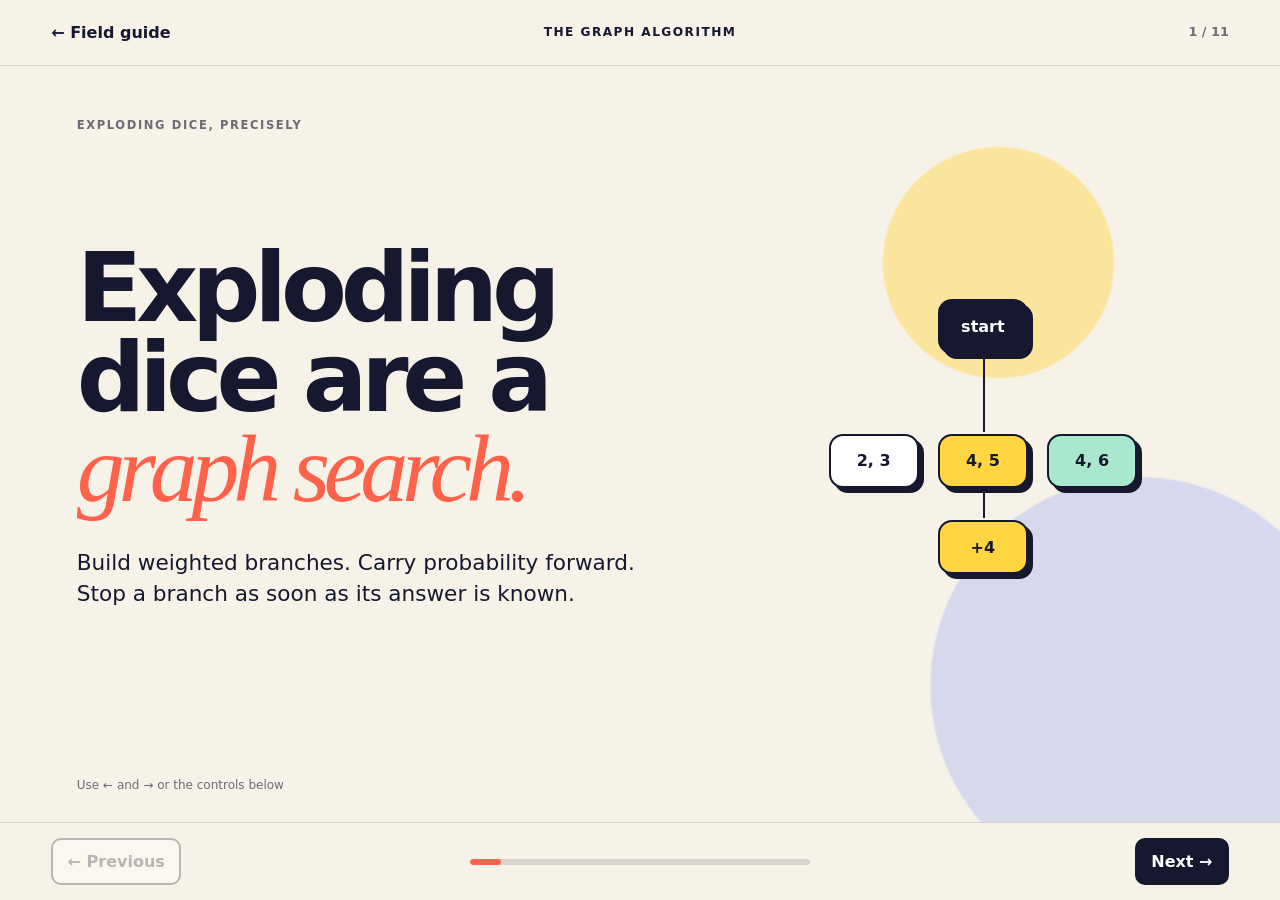
<file: algorithm.html>
<!doctype html>
<html lang="en">
  <head>
    <meta charset="UTF-8" />
    <meta name="viewport" content="width=device-width, initial-scale=1.0" />
    <meta name="description" content="A visual walkthrough of the weighted graph search used to calculate exploding dice sums." />
    <meta name="theme-color" content="#16182f" />
    <title>The Exploding Dice Graph Algorithm</title>
    <link rel="stylesheet" href="algorithm.css" />
    <script src="algorithm.js" defer></script>
  </head>
  <body>
    <header class="deck-topbar">
      <a href="index.html#cheatsheet" class="back-link"><span aria-hidden="true">←</span> Field guide</a>
      <span class="deck-title">The graph algorithm</span>
      <span class="slide-count"><b id="current-slide">1</b> / <span id="total-slides">10</span></span>
    </header>

    <main class="slide-deck" id="slide-deck" aria-live="polite">
      <section class="algo-slide cover-slide is-active" data-slide="1">
        <div class="slide-kicker">Exploding dice, precisely</div>
        <div class="cover-grid">
          <div>
            <h1>Exploding dice are a <em>graph search.</em></h1>
            <p>Build weighted branches. Carry probability forward. Stop a branch as soon as its answer is known.</p>
          </div>
          <div class="cover-tree" aria-hidden="true">
            <div class="mini-node root">start</div>
            <div class="mini-level">
              <div class="mini-node">2, 3</div>
              <div class="mini-node hot">4, 5</div>
              <div class="mini-node success">4, 6</div>
            </div>
            <div class="mini-level lower">
              <div></div>
              <div class="mini-node hot">+4</div>
              <div></div>
            </div>
          </div>
        </div>
        <p class="slide-hint">Use ← and → or the controls below</p>
      </section>

      <section class="algo-slide" data-slide="2">
        <div class="slide-kicker">The unit of work</div>
        <h2>Every node records one <em>result state.</em></h2>
        <div class="state-layout">
          <div class="state-node">
            <span>NODE 27 · EXAMPLE</span>
            <dl>
              <div><dt>dice being rolled</dt><dd>[d4, d6]</dd></div>
              <div><dt>dice results</dt><dd>[3, 6]</dd></div>
              <div><dt>path probability</dt><dd>1/24 × 1/24 = 1/576</dd></div>
              <div><dt>total at this point</dt><dd>19</dd></div>
              <div><dt>beats target 18?</dt><dd>true</dd></div>
              <div><dt>terminating node?</dt><dd>target reached</dd></div>
            </dl>
          </div>
          <div class="state-explanation">
            <p>The node contains everything needed to decide what happens next.</p>
            <ul>
              <li><b>Dice + results</b> define the new branches: only maximum results explode.</li>
              <li><b>Path probability</b> is this roll’s chance multiplied by its parent’s probability.</li>
              <li><b>Total + target test</b> decide whether the branch has already succeeded.</li>
              <li><b>Termination reason</b> is one of: target reached, no explosions, or continue.</li>
            </ul>
          </div>
        </div>
      </section>

      <section class="algo-slide" data-slide="3">
        <div class="slide-kicker">Starting the search · d4 + d6 vs. 10</div>
        <h2>The root activates <em>every die.</em></h2>
        <p class="slide-lede">A synthetic root marks both dice as “exploded,” forcing the first recursive call to roll the full pool.</p>
        <div class="root-graph" aria-label="Representative branches from the first d4 and d6 roll">
          <div class="graph-node root-node"><b>ROOT</b><span>total 0 · p = 1</span><small>active [d4, d6]</small></div>
          <div class="edge-label">24 equally likely combinations · each edge × 1/24</div>
          <div class="child-row">
            <div class="graph-node dead"><b>3 + 5</b><span>total 8 · p = 1/24</span><small>no active dice → failure</small></div>
            <div class="graph-node open"><b>4 + 5</b><span>total 9 · p = 1/24</span><small>d4 active → recurse</small></div>
            <div class="graph-node success"><b>4 + 6</b><span>total 10 · p = 1/24</span><small>target reached → success</small></div>
          </div>
        </div>
        <p class="aside-note">These are 3 representative children. The same rule creates the other 21.</p>
      </section>

      <section class="algo-slide" data-slide="4">
        <div class="slide-kicker">Recursive expansion</div>
        <h2>Only exploding dice create the <em>next frontier.</em></h2>
        <div class="cascade">
          <div class="cascade-step">
            <span>First roll</span>
            <div class="graph-node open"><b>d4: 4 · d6: 1</b><small>total 5 · p = 1/24</small></div>
          </div>
          <div class="cascade-arrow"><b>× 1/4</b><span>reroll d4</span></div>
          <div class="cascade-step branch-step">
            <span>Four children</span>
            <div class="tiny-children">
              <div class="graph-node dead"><b>+1</b><small>6 · stop</small></div>
              <div class="graph-node dead"><b>+2</b><small>7 · stop</small></div>
              <div class="graph-node dead"><b>+3</b><small>8 · stop</small></div>
              <div class="graph-node open"><b>+4</b><small>9 · recurse</small></div>
            </div>
          </div>
          <div class="cascade-arrow"><b>× 1/4</b><span>reroll d4</span></div>
          <div class="cascade-step">
            <span>One child shown</span>
            <div class="graph-node success"><b>+1</b><small>total 10 · p = 1/384</small></div>
          </div>
        </div>
        <p class="aside-note">Branches that did not roll a maximum have no active dice. Their result is final.</p>
      </section>

      <section class="algo-slide probability-slide" data-slide="5">
        <div class="slide-kicker">Weighted edges</div>
        <h2>Child probability equals <em>parent × edge.</em></h2>
        <div class="probability-chain">
          <div><span>root</span><b>1</b></div>
          <i>× 1/24</i>
          <div><span>roll 4 + 1</span><b>1/24</b></div>
          <i>× 1/4</i>
          <div><span>reroll 4</span><b>1/96</b></div>
          <i>× 1/4</i>
          <div class="success-weight"><span>reroll 1 · success</span><b>1/384</b></div>
        </div>
        <p class="big-rule">Every terminal node already contains the probability of its complete history.</p>
      </section>

      <section class="algo-slide population-slide" data-slide="6">
        <div class="slide-kicker">The same search at processor speed</div>
        <div class="population-heading">
          <h2>Now let the whole graph <em>explode.</em></h2>
          <button id="replay-population" type="button">Replay population <span aria-hidden="true">↻</span></button>
        </div>
        <p class="slide-lede">Every flash is a result node. Yellow keeps branching; green and gray terminate immediately.</p>
        <div class="population-layout">
          <div class="population-frame">
            <canvas id="population-canvas" role="img" aria-label="Animated weighted result graph for an exploding d4 plus d6 against target 10"></canvas>
            <div class="population-stats" aria-live="polite">
              <span><i class="open-dot"></i> expanded <b id="open-node-count">0</b></span>
              <span><i class="success-dot"></i> success <b id="success-node-count">0</b></span>
              <span><i class="failure-dot"></i> failure <b id="failure-node-count">0</b></span>
            </div>
          </div>
          <aside class="live-node-card" aria-live="polite">
            <span id="live-node-label">CURRENT NODE</span>
            <dl>
              <div><dt>dice rolled</dt><dd id="live-node-dice">—</dd></div>
              <div><dt>results</dt><dd id="live-node-results">—</dd></div>
              <div><dt>path probability</dt><dd id="live-node-probability">1</dd></div>
              <div><dt>total</dt><dd id="live-node-total">0</dd></div>
              <div><dt>beats target?</dt><dd id="live-node-beats">false</dd></div>
              <div><dt>termination</dt><dd id="live-node-termination">no — continue</dd></div>
            </dl>
          </aside>
        </div>
        <p class="aside-note">d4 + d6 vs. 10 produces 67 visited nodes in this explicit tree.</p>
      </section>

      <section class="algo-slide" data-slide="7">
        <div class="slide-kicker">Pruning</div>
        <h2>Most branches end <em>immediately.</em></h2>
        <div class="terminal-layout">
          <div class="terminal success-terminal">
            <span>SUCCESS TERMINAL</span>
            <b>total ≥ target</b>
            <p>Record this node’s path probability. Do not roll again—even if one of its dice exploded. Positive rerolls cannot undo success.</p>
          </div>
          <div class="terminal failure-terminal">
            <span>FAILURE TERMINAL</span>
            <b>total &lt; target<br />and no active dice</b>
            <p>There is nothing left to roll. This branch can never change, so return immediately.</p>
          </div>
        </div>
        <div class="continue-rule">Recurse only when <b>total &lt; target</b> and <b>at least one die exploded.</b></div>
      </section>

      <section class="algo-slide" data-slide="8">
        <div class="slide-kicker">The data model</div>
        <h2>The graph is a <em>directed result tree.</em></h2>
        <div class="tree-model-layout">
          <div class="tree-diagram" aria-label="A root result state branching to failure, continuing, and success result nodes">
            <ul>
              <li>
                <div class="tree-node root-tree-node"><b>ROOT</b><span>total 0</span></div>
                <ul>
                  <li><div class="tree-node failure-tree-node"><b>3 + 5</b><span>failure leaf</span></div></li>
                  <li>
                    <div class="tree-node continue-tree-node"><b>4 + 5</b><span>continue</span></div>
                    <ul>
                      <li><div class="tree-node failure-tree-node"><b>+1</b><span>failure leaf</span></div></li>
                      <li><div class="tree-node success-tree-node"><b>+4</b><span>success leaf</span></div></li>
                    </ul>
                  </li>
                  <li><div class="tree-node success-tree-node"><b>4 + 6</b><span>success leaf</span></div></li>
                </ul>
              </li>
            </ul>
          </div>
          <dl class="graph-vocabulary">
            <div><dt>Nodes</dt><dd>The complete result state recorded after one roll combination.</dd></div>
            <div><dt>Directed edges</dt><dd>Every possible next combination rolled from the parent node.</dd></div>
            <div><dt>Edge weights</dt><dd>The local chance of that combination; multiplied into the parent’s path probability.</dd></div>
            <div><dt>Leaves</dt><dd>Terminal success or failure nodes with no children to explore.</dd></div>
          </dl>
        </div>
        <p class="aside-note strong">Every node has exactly one parent and one recorded history. No branches are merged.</p>
      </section>

      <section class="algo-slide" data-slide="9">
        <div class="slide-kicker">Efficiency—or the lack of it</div>
        <h2>This is brute force.<br /><em>Tabletop inputs are tiny.</em></h2>
        <div class="performance-grid">
          <div><b>1</b><h3>Enumerate everything reachable</h3><p>There is no shortcut here: the search explicitly visits every roll combination that can still matter.</p></div>
          <div><b>2</b><h3>Scaling gets ugly</h3><p>More dice, larger dice, and higher targets multiply the branch count. At large scale this becomes horrendous.</p></div>
          <div><b>3</b><h3>Pruning rescues real rolls</h3><p>Success stops a subtree, ordinary non-max rolls stop failures, and only exploding dice continue.</p></div>
          <div><b>4</b><h3>The domain stays small</h3><p>Tabletop pools are a handful of d4–d12 dice and targets in the tens—not millions of dice or enormous totals.</p></div>
        </div>
        <p class="complexity-note">It is acceptable because the problem domain is constrained—not because brute force suddenly became efficient.</p>
      </section>

      <section class="algo-slide aggregation-slide" data-slide="10">
        <div class="slide-kicker">Combining the terminal successes</div>
        <h2>Add the weights of the <em>successful leaves.</em></h2>
        <div class="aggregation-steps">
          <div><span>01</span><b>Collect success nodes</b><p>Each “target reached” node carries its complete path probability <code>pᵢ</code>.</p></div>
          <div><span>02</span><b>Keep the cascaded weight</b><p>The child probability already includes every parent edge required to reach that leaf.</p></div>
          <div><span>03</span><b>Recognize separate histories</b><p>One roll follows one path, so different terminal leaves are mutually exclusive results.</p></div>
          <div><span>04</span><b>Add every success leaf</b><p>The combined probability is the sum of all recorded successful path probabilities.</p></div>
        </div>
        <div class="aggregation-formula">
          <span>P(success) = p₁ + p₂ + p₃ + …</span>
          <strong>P(success) = Σ pᵢ = 26.0417%</strong>
        </div>
        <p class="aside-note strong">For exploding d4 + d6 vs. 10, the successful leaf weights add to 25/96.</p>
      </section>

      <section class="algo-slide code-slide" data-slide="11">
        <div class="slide-kicker">The complete idea</div>
        <h2>The algorithm is <em>recursive enumeration with pruning.</em></h2>
        <div class="code-layout">
          <pre><code><span>search(state):</span>
  active = dice_that_exploded(state)
  if active is empty: return

  for rolls in all_combinations(active):
    child.total = state.total + sum(rolls)
    child.p = state.p / combination_count

    if child.total &gt;= target:
      record child.p
    else:
      search(child)

success = sum(recorded_probabilities)</code></pre>
          <div class="code-summary">
            <b>Branch.</b>
            <b>Weight.</b>
            <b>Prune.</b>
            <b>Add the leaves.</b>
            <a href="index.html#odds">Return to the calculator <span aria-hidden="true">→</span></a>
          </div>
        </div>
      </section>
    </main>

    <footer class="deck-controls">
      <button id="previous-slide" type="button" aria-label="Previous slide"><span aria-hidden="true">←</span> Previous</button>
      <div class="progress-track" aria-hidden="true"><i id="progress-bar"></i></div>
      <button id="next-slide" type="button">Next <span aria-hidden="true">→</span></button>
    </footer>
  </body>
</html>
</file>
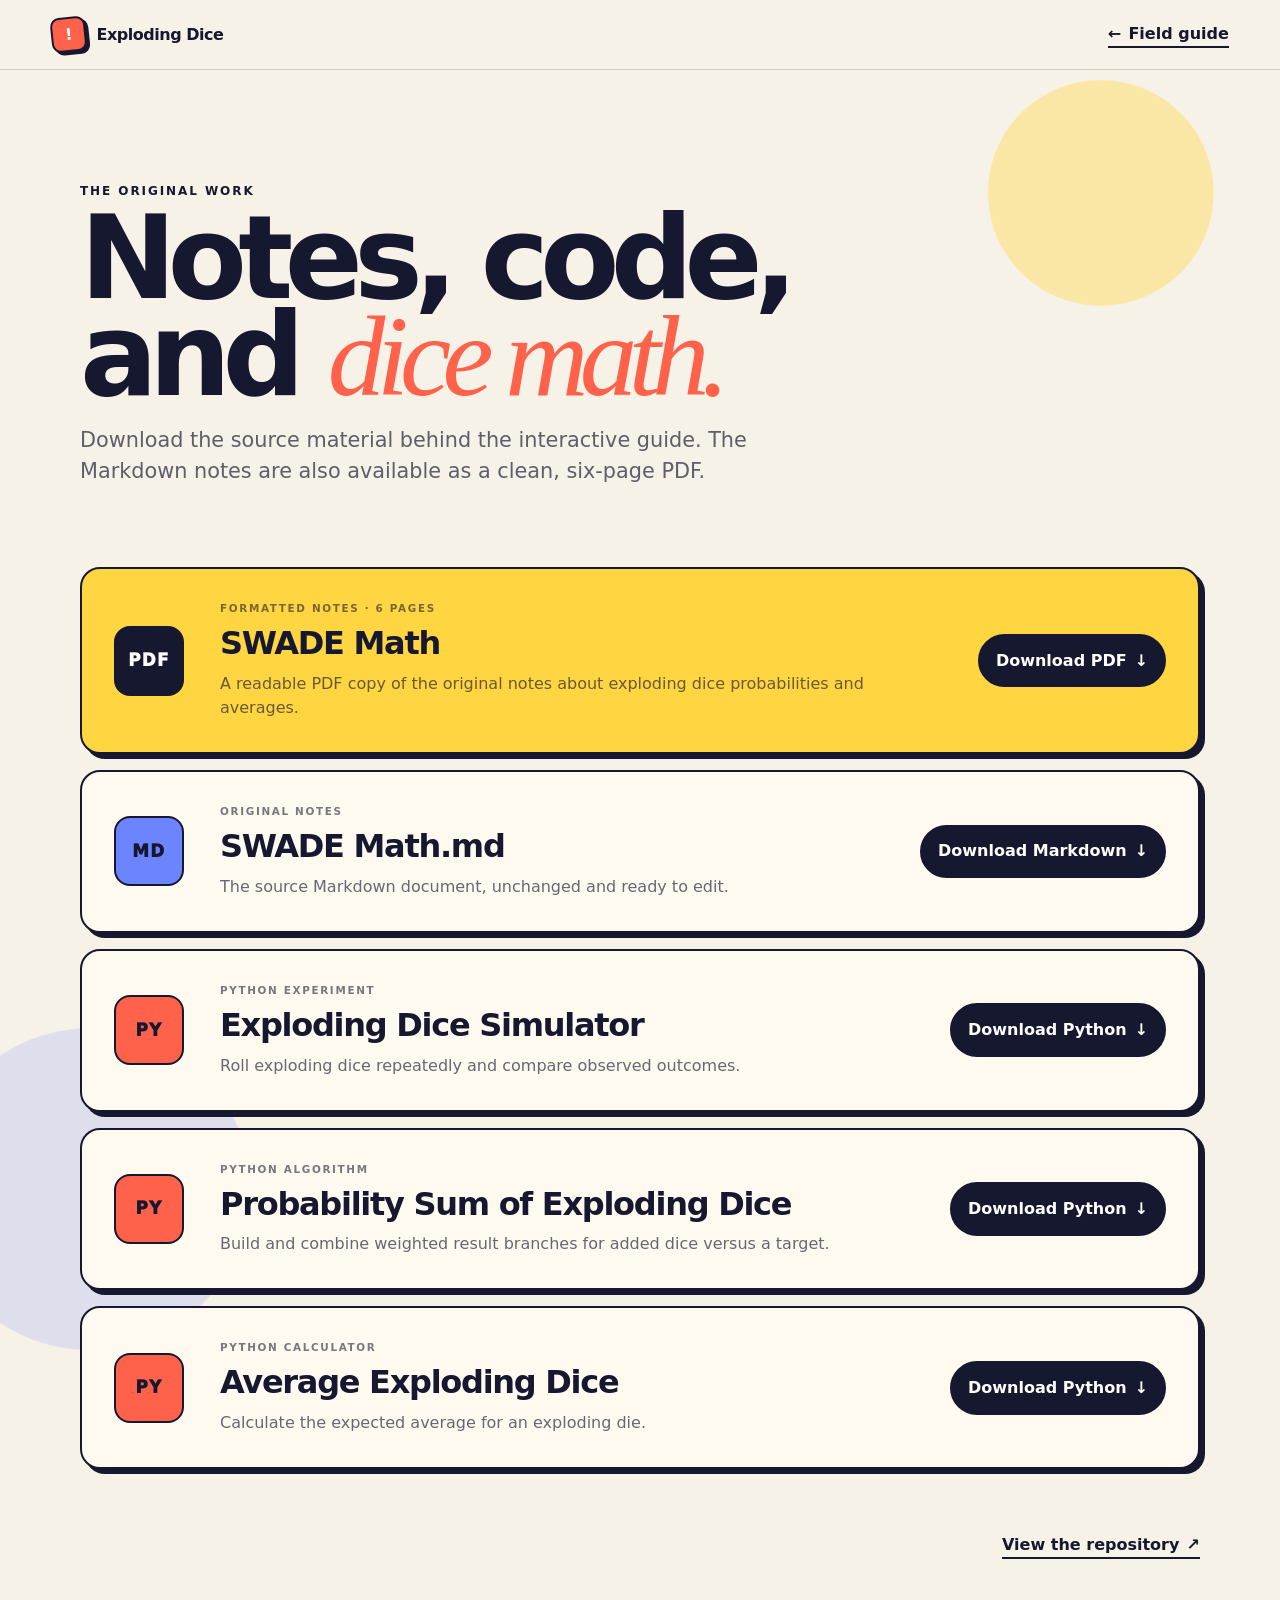
<file: downloads.html>
<!doctype html>
<html lang="en">
  <head>
    <meta charset="UTF-8" />
    <meta name="viewport" content="width=device-width, initial-scale=1.0" />
    <meta
      name="description"
      content="Download the original exploding dice notes and Python experiments."
    />
    <meta name="theme-color" content="#f7f2e8" />
    <title>Downloads — Exploding Dice</title>
    <link rel="stylesheet" href="downloads.css" />
  </head>
  <body>
    <header class="downloads-topbar">
      <a class="brand" href="index.html#cheatsheet">
        <span class="brand-mark" aria-hidden="true">!</span>
        <span>Exploding Dice</span>
      </a>
      <a class="back-link" href="index.html#cheatsheet"><span aria-hidden="true">←</span> Field guide</a>
    </header>

    <main>
      <section class="downloads-intro">
        <p class="eyebrow">The original work</p>
        <h1>Notes, code, and <em>dice math.</em></h1>
        <p>
          Download the source material behind the interactive guide. The Markdown notes are also
          available as a clean, six-page PDF.
        </p>
      </section>

      <section class="download-list" aria-label="Available downloads">
        <article class="download-card featured">
          <div class="file-badge pdf" aria-hidden="true">PDF</div>
          <div>
            <p class="file-type">Formatted notes · 6 pages</p>
            <h2>SWADE Math</h2>
            <p>A readable PDF copy of the original notes about exploding dice probabilities and averages.</p>
          </div>
          <a href="downloads/SWADE-Math.pdf" download>Download PDF <span aria-hidden="true">↓</span></a>
        </article>

        <article class="download-card">
          <div class="file-badge md" aria-hidden="true">MD</div>
          <div>
            <p class="file-type">Original notes</p>
            <h2>SWADE Math.md</h2>
            <p>The source Markdown document, unchanged and ready to edit.</p>
          </div>
          <a href="downloads/SWADE%20Math.md" download>Download Markdown <span aria-hidden="true">↓</span></a>
        </article>

        <article class="download-card">
          <div class="file-badge py" aria-hidden="true">PY</div>
          <div>
            <p class="file-type">Python experiment</p>
            <h2>Exploding Dice Simulator</h2>
            <p>Roll exploding dice repeatedly and compare observed outcomes.</p>
          </div>
          <a href="downloads/ExplodingDiceSimulator.py" download>Download Python <span aria-hidden="true">↓</span></a>
        </article>

        <article class="download-card">
          <div class="file-badge py" aria-hidden="true">PY</div>
          <div>
            <p class="file-type">Python algorithm</p>
            <h2>Probability Sum of Exploding Dice</h2>
            <p>Build and combine weighted result branches for added dice versus a target.</p>
          </div>
          <a href="downloads/ProbabilitySumOfExplodingDice.py" download>Download Python <span aria-hidden="true">↓</span></a>
        </article>

        <article class="download-card">
          <div class="file-badge py" aria-hidden="true">PY</div>
          <div>
            <p class="file-type">Python calculator</p>
            <h2>Average Exploding Dice</h2>
            <p>Calculate the expected average for an exploding die.</p>
          </div>
          <a href="downloads/AverageExplodingDice.py" download>Download Python <span aria-hidden="true">↓</span></a>
        </article>
      </section>
    </main>

    <footer>
      <a href="https://github.com/jeremyglebe/ExplodingDiceStats" target="_blank" rel="noreferrer">View the repository <span aria-hidden="true">↗</span></a>
    </footer>
  </body>
</html>
</file>
<file: algorithm.css>
:root {
  --ink: #16182f;
  --paper: #f7f2e8;
  --cream: #fffaf0;
  --coral: #ff624a;
  --yellow: #ffd541;
  --blue: #6d84ff;
  --mint: #a9e8ce;
  --muted: rgba(22, 24, 47, 0.62);
}

* { box-sizing: border-box; }

html, body { height: 100%; }

body {
  margin: 0;
  overflow: hidden;
  color: var(--ink);
  background: var(--paper);
  font-family: Inter, ui-sans-serif, system-ui, -apple-system, BlinkMacSystemFont, "Segoe UI", sans-serif;
  line-height: 1.45;
}

button, a { font: inherit; -webkit-tap-highlight-color: transparent; }

button:focus-visible, a:focus-visible {
  outline: 3px solid var(--blue);
  outline-offset: 3px;
}

.deck-topbar,
.deck-controls {
  position: fixed;
  z-index: 20;
  left: 0;
  right: 0;
  display: grid;
  grid-template-columns: 1fr auto 1fr;
  align-items: center;
  padding-inline: clamp(1rem, 4vw, 4rem);
  background: rgba(247, 242, 232, 0.92);
  backdrop-filter: blur(14px);
}

.deck-topbar {
  top: 0;
  height: 66px;
  border-bottom: 1px solid rgba(22, 24, 47, 0.14);
}

.back-link {
  justify-self: start;
  color: var(--ink);
  font-weight: 900;
  text-decoration: none;
}

.deck-title {
  font-size: 0.76rem;
  font-weight: 900;
  letter-spacing: 0.12em;
  text-transform: uppercase;
}

.slide-count {
  justify-self: end;
  color: var(--muted);
  font-size: 0.8rem;
  font-variant-numeric: tabular-nums;
  font-weight: 800;
}

.slide-deck {
  height: 100%;
}

.algo-slide {
  position: absolute;
  inset: 66px 0 78px;
  display: none;
  padding: clamp(1.5rem, 4vw, 3.4rem) clamp(1.2rem, 6vw, 6.5rem);
  overflow: auto;
  background: var(--paper);
}

.algo-slide.is-active {
  display: block;
  animation: slide-in 260ms ease both;
}

@keyframes slide-in {
  from { opacity: 0; transform: translateX(24px); }
  to { opacity: 1; transform: translateX(0); }
}

.slide-kicker {
  margin-bottom: 0.7rem;
  color: var(--muted);
  font-size: 0.72rem;
  font-weight: 900;
  letter-spacing: 0.14em;
  text-transform: uppercase;
}

h1, h2, h3, p { margin-top: 0; }

h1, h2 {
  max-width: 1080px;
  margin-bottom: clamp(1rem, 3vw, 2rem);
  font-size: clamp(2.7rem, 6vw, 5.5rem);
  line-height: 0.94;
  letter-spacing: -0.065em;
}

h1 em, h2 em {
  color: var(--coral);
  font-family: Georgia, "Times New Roman", serif;
  font-weight: 500;
}

.slide-lede {
  max-width: 850px;
  color: var(--muted);
  font-size: clamp(1rem, 1.7vw, 1.2rem);
}

.cover-slide {
  background:
    radial-gradient(circle at 78% 26%, rgba(255, 213, 65, 0.45) 0 10%, transparent 10.2%),
    radial-gradient(circle at 89% 82%, rgba(109, 132, 255, 0.24) 0 16%, transparent 16.2%),
    var(--paper);
}

.cover-grid {
  display: grid;
  grid-template-columns: 1.15fr 0.85fr;
  gap: clamp(2rem, 7vw, 7rem);
  align-items: center;
  min-height: calc(100% - 70px);
}

.cover-grid h1 { font-size: clamp(3.5rem, 7.5vw, 7.2rem); }
.cover-grid p { max-width: 680px; font-size: clamp(1.05rem, 2vw, 1.35rem); }

.cover-tree {
  position: relative;
  display: grid;
  gap: 5rem;
  justify-items: center;
  padding: 2rem;
}

.mini-node,
.graph-node {
  border: 2px solid var(--ink);
  box-shadow: 5px 5px 0 var(--ink);
}

.mini-node {
  position: relative;
  min-width: 90px;
  padding: 0.85rem 1rem;
  background: white;
  border-radius: 14px;
  font-weight: 900;
  text-align: center;
}

.mini-node.root { background: var(--ink); color: white; }
.mini-node.hot { background: var(--yellow); }
.mini-node.success { background: var(--mint); }

.mini-level {
  position: relative;
  display: grid;
  grid-template-columns: repeat(3, 1fr);
  gap: 1.2rem;
}

.mini-level::before,
.mini-level.lower::before {
  position: absolute;
  left: 50%;
  bottom: calc(100% + 0.1rem);
  width: 2px;
  height: 4.9rem;
  content: "";
  background: var(--ink);
}

.mini-level.lower { margin-top: -3rem; }
.mini-level.lower::before { height: 2rem; }

.slide-hint {
  position: absolute;
  bottom: 1rem;
  left: clamp(1.2rem, 6vw, 6.5rem);
  color: var(--muted);
  font-size: 0.75rem;
}

.state-layout {
  display: grid;
  grid-template-columns: minmax(300px, 0.8fr) minmax(380px, 1.2fr);
  gap: clamp(2rem, 7vw, 7rem);
  align-items: center;
}

.state-node {
  padding: clamp(1.2rem, 3vw, 2.2rem);
  background: var(--ink);
  border: 3px solid var(--ink);
  border-radius: 24px;
  box-shadow: 9px 9px 0 var(--coral);
  color: white;
  transform: rotate(-1deg);
}

.state-node > span { color: var(--yellow); font-size: 0.72rem; font-weight: 900; letter-spacing: 0.14em; }
.state-node dl { margin: 1.5rem 0 0; }
.state-node dl div { display: grid; grid-template-columns: 1fr auto; gap: 1rem; padding: 0.75rem 0; border-top: 1px solid rgba(255,255,255,.18); }
.state-node dt { color: rgba(255,255,255,.62); }
.state-node dd { margin: 0; color: var(--yellow); font-family: ui-monospace, monospace; font-weight: 800; }
.state-explanation > p { font-size: 1.25rem; font-weight: 800; }
.state-explanation ul { display: grid; gap: 0.8rem; margin: 0; padding-left: 1.2rem; color: var(--muted); }

.root-graph { position: relative; display: grid; gap: 1.6rem; justify-items: center; margin-top: 1.2rem; }
.root-graph::before { position: absolute; top: 76px; left: 16%; right: 16%; height: 2px; content: ""; background: var(--ink); }
.root-graph::after { position: absolute; top: 76px; left: 50%; width: 2px; height: 92px; content: ""; background: var(--ink); }

.graph-node { position: relative; z-index: 1; display: grid; gap: 0.2rem; min-width: 210px; padding: 0.85rem 1rem; background: white; border-radius: 14px; text-align: center; }
.graph-node span, .graph-node small { color: var(--muted); }
.graph-node small { font-size: 0.7rem; }
.graph-node.open { background: var(--yellow); }
.graph-node.success { background: var(--mint); }
.graph-node.dead { background: #e5e3df; }
.root-node { min-width: 260px; color: white; background: var(--ink); }
.root-node span, .root-node small { color: rgba(255,255,255,.65); }
.child-row { position: relative; z-index: 1; display: grid; grid-template-columns: repeat(3, 1fr); gap: clamp(1rem, 4vw, 4rem); width: 100%; }
.edge-label { position: relative; z-index: 2; padding: 0.35rem 0.7rem; background: var(--paper); font-size: 0.75rem; font-weight: 850; }
.aside-note { margin: 1.5rem 0 0; color: var(--muted); font-size: 0.82rem; text-align: center; }
.aside-note.strong { color: var(--ink); font-weight: 850; }

.cascade { display: grid; grid-template-columns: 1fr auto 1.45fr auto 1fr; gap: 1rem; align-items: center; margin-top: clamp(2rem, 5vw, 4rem); }
.cascade-step { display: grid; gap: 0.8rem; justify-items: center; }
.cascade-step > span { color: var(--muted); font-size: 0.72rem; font-weight: 900; text-transform: uppercase; }
.cascade-arrow { display: grid; justify-items: center; color: var(--muted); }
.cascade-arrow::after { content: "→"; color: var(--coral); font-size: 2.5rem; line-height: 1; }
.cascade-arrow b { color: var(--ink); }
.cascade-arrow span { font-size: 0.68rem; }
.tiny-children { display: grid; grid-template-columns: repeat(4, 1fr); gap: 0.5rem; }
.tiny-children .graph-node { min-width: 0; padding-inline: 0.65rem; }

.probability-slide { background: var(--ink); color: white; }
.probability-slide .slide-kicker { color: rgba(255,255,255,.5); }
.probability-chain { display: grid; grid-template-columns: repeat(7, auto); gap: 1rem; align-items: center; justify-content: center; margin-top: clamp(2rem, 7vw, 6rem); }
.probability-chain div { display: grid; min-width: 135px; padding: 1rem; background: rgba(255,255,255,.08); border: 1px solid rgba(255,255,255,.25); border-radius: 13px; }
.probability-chain div span { color: rgba(255,255,255,.6); font-size: 0.72rem; }
.probability-chain div b { color: var(--yellow); font-size: 1.8rem; }
.probability-chain i { color: rgba(255,255,255,.5); font-style: normal; font-weight: 800; }
.probability-chain .success-weight { background: var(--mint); color: var(--ink); border-color: var(--mint); }
.probability-chain .success-weight span { color: rgba(22,24,47,.65); }
.probability-chain .success-weight b { color: var(--ink); }
.big-rule { max-width: 850px; margin: 4rem auto 0; color: rgba(255,255,255,.72); font-size: clamp(1.2rem, 2.4vw, 2rem); text-align: center; }

.population-slide { color: white; background: var(--ink); }
.population-slide .slide-kicker, .population-slide .slide-lede, .population-slide .aside-note { color: rgba(255,255,255,.58); }
.population-heading { display: flex; align-items: end; justify-content: space-between; gap: 1.5rem; }
.population-heading h2 { margin-bottom: .8rem; }
.population-heading button { flex: none; margin-bottom: 1rem; padding: .6rem .8rem; color: var(--ink); background: var(--yellow); border: 2px solid var(--yellow); border-radius: 9px; cursor: pointer; font-weight: 900; }
.population-layout { display: grid; grid-template-columns: minmax(0, 1fr) 285px; gap: 1rem; }
.population-frame { position: relative; height: min(48vh, 360px); min-height: 270px; overflow: hidden; background: rgba(255,255,255,.035); border: 1px solid rgba(255,255,255,.18); border-radius: 16px; }
#population-canvas { display: block; width: 100%; height: 100%; }
.population-stats { position: absolute; top: .8rem; right: .8rem; display: flex; gap: .8rem; padding: .45rem .6rem; background: rgba(22,24,47,.82); border: 1px solid rgba(255,255,255,.15); border-radius: 9px; font-size: .68rem; }
.population-stats span { display: flex; gap: .3rem; align-items: center; color: rgba(255,255,255,.6); }
.population-stats b { color: white; font-variant-numeric: tabular-nums; }
.population-stats i { width: 8px; aspect-ratio: 1; border-radius: 50%; }
.open-dot { background: var(--yellow); }
.success-dot { background: var(--mint); }
.failure-dot { background: #858797; }
.live-node-card { min-width: 0; padding: 1rem; color: white; background: rgba(255,255,255,.07); border: 1px solid rgba(255,255,255,.2); border-radius: 16px; }
.live-node-card > span { color: var(--yellow); font-size: .68rem; font-weight: 900; letter-spacing: .11em; }
.live-node-card dl { margin: .7rem 0 0; }
.live-node-card dl div { display: grid; grid-template-columns: 1fr auto; gap: .5rem; padding: .38rem 0; border-top: 1px solid rgba(255,255,255,.1); }
.live-node-card dt { color: rgba(255,255,255,.5); font-size: .66rem; }
.live-node-card dd { margin: 0; max-width: 145px; overflow: hidden; color: white; font-family: ui-monospace, monospace; font-size: .66rem; font-weight: 800; text-align: right; text-overflow: ellipsis; white-space: nowrap; }

.terminal-layout { display: grid; grid-template-columns: 1fr 1fr; gap: clamp(1rem, 4vw, 3rem); }
.terminal { min-height: 260px; padding: clamp(1.2rem, 3vw, 2.2rem); border: 2px solid var(--ink); border-radius: 20px; box-shadow: 7px 7px 0 var(--ink); }
.terminal > span { font-size: 0.72rem; font-weight: 950; letter-spacing: .12em; }
.terminal > b { display: block; margin: 2rem 0 1rem; font-size: clamp(1.7rem, 3vw, 2.7rem); line-height: 1; }
.terminal p { color: rgba(22,24,47,.7); }
.success-terminal { background: var(--mint); }
.failure-terminal { background: #e5e3df; }
.continue-rule { margin: 2rem auto 0; padding: .8rem 1rem; background: white; border: 2px solid var(--ink); border-radius: 12px; text-align: center; }

.tree-model-layout { display: grid; grid-template-columns: 1.2fr .8fr; gap: clamp(2rem, 5vw, 5rem); align-items: center; }
.tree-diagram { min-width: 0; padding: 1rem; overflow: hidden; background: white; border: 2px solid var(--ink); }
.tree-diagram ul { position: relative; display: flex; justify-content: center; margin: 0; padding: 26px 0 0; }
.tree-diagram > ul { padding-top: 0; }
.tree-diagram li { position: relative; padding: 26px 7px 0; list-style: none; text-align: center; }
.tree-diagram li::before, .tree-diagram li::after { position: absolute; top: 0; right: 50%; width: 50%; height: 26px; content: ""; border-top: 1.5px solid var(--ink); }
.tree-diagram li::after { right: auto; left: 50%; border-left: 1.5px solid var(--ink); }
.tree-diagram li:only-child::before, .tree-diagram li:only-child::after { display: none; }
.tree-diagram li:only-child { padding-top: 0; }
.tree-diagram li:first-child::before, .tree-diagram li:last-child::after { border: 0; }
.tree-diagram li:last-child::before { border-right: 1.5px solid var(--ink); border-radius: 0 6px 0 0; }
.tree-diagram li:first-child::after { border-radius: 6px 0 0 0; }
.tree-diagram ul ul::before { position: absolute; top: 0; left: 50%; width: 0; height: 26px; content: ""; border-left: 1.5px solid var(--ink); }
.tree-node { display: inline-grid; min-width: 92px; padding: .55rem .65rem; background: white; border: 2px solid var(--ink); border-radius: 10px; box-shadow: 3px 3px 0 var(--ink); }
.tree-node b { font-size: .78rem; }
.tree-node span { color: var(--muted); font-size: .62rem; }
.root-tree-node { color: white; background: var(--ink); }
.root-tree-node span { color: rgba(255,255,255,.6); }
.continue-tree-node { background: var(--yellow); }
.success-tree-node { background: var(--mint); }
.failure-tree-node { background: #e5e3df; }
.graph-vocabulary { margin: 0; border-top: 2px solid var(--ink); }
.graph-vocabulary div { display: grid; grid-template-columns: 120px 1fr; gap: 1rem; padding: .75rem 0; border-bottom: 1px solid rgba(22,24,47,.18); }
.graph-vocabulary dt { font-weight: 900; }
.graph-vocabulary dd { margin: 0; color: var(--muted); font-size: .84rem; }

.performance-grid { display: grid; grid-template-columns: repeat(4, 1fr); gap: 1.1rem; }
.performance-grid > div { min-height: 260px; padding: 1.4rem; border-top: 3px solid var(--ink); }
.performance-grid b { color: var(--coral); font-size: 3.5rem; line-height: 1; }
.performance-grid h3 { margin: 1.2rem 0 .65rem; font-size: 1.25rem; }
.performance-grid p { color: var(--muted); }
.complexity-note { margin: 2rem 0 0; padding-top: 1rem; border-top: 1px solid rgba(22,24,47,.18); font-weight: 850; text-align: center; }

.aggregation-slide { background: var(--cream); }
.aggregation-steps { display: grid; grid-template-columns: repeat(4, 1fr); gap: 1rem; }
.aggregation-steps > div { min-height: 215px; padding: 1.2rem; border-top: 3px solid var(--ink); }
.aggregation-steps span { color: var(--coral); font-size: 2.8rem; font-weight: 950; line-height: 1; }
.aggregation-steps b { display: block; margin: 1rem 0 .55rem; font-size: 1.05rem; }
.aggregation-steps p { color: var(--muted); font-size: .82rem; }
.aggregation-steps code { color: var(--ink); }
.aggregation-formula { display: grid; grid-template-columns: 1fr 1fr; margin-top: 1.5rem; border: 2px solid var(--ink); }
.aggregation-formula span, .aggregation-formula strong { padding: 1rem; font-family: ui-monospace, monospace; font-size: clamp(.85rem, 1.5vw, 1.05rem); text-align: center; }
.aggregation-formula strong { color: white; background: var(--ink); }

.code-layout { display: grid; grid-template-columns: 1.35fr .65fr; gap: clamp(2rem, 5vw, 5rem); align-items: center; }
pre { margin: 0; padding: 1.4rem; overflow: auto; color: #f7f2e8; background: var(--ink); border-radius: 18px; box-shadow: 7px 7px 0 var(--coral); font-size: clamp(.78rem, 1.3vw, 1rem); line-height: 1.55; }
pre span { color: var(--yellow); }
.code-summary { display: grid; gap: .35rem; }
.code-summary > b { font-size: clamp(1.6rem, 3vw, 2.8rem); line-height: 1.05; }
.code-summary > b:nth-child(2) { color: var(--blue); }
.code-summary > b:nth-child(3) { color: var(--coral); }
.code-summary > b:nth-child(4) { color: #299c72; }
.code-summary a { display: inline-flex; gap: .5rem; width: fit-content; margin-top: 1.5rem; color: var(--ink); border-bottom: 2px solid currentColor; font-weight: 900; text-decoration: none; }

.deck-controls {
  bottom: 0;
  height: 78px;
  border-top: 1px solid rgba(22, 24, 47, 0.14);
}

.deck-controls button {
  width: fit-content;
  padding: .65rem .9rem;
  color: var(--ink);
  background: white;
  border: 2px solid var(--ink);
  border-radius: 10px;
  cursor: pointer;
  font-weight: 900;
}

#previous-slide { justify-self: start; }
#next-slide { justify-self: end; color: white; background: var(--ink); }
.deck-controls button:disabled { opacity: .28; cursor: default; }
.progress-track { width: min(340px, 32vw); height: 6px; overflow: hidden; background: rgba(22,24,47,.14); border-radius: 999px; }
.progress-track i { display: block; width: 10%; height: 100%; background: var(--coral); border-radius: inherit; transition: width 200ms ease; }

@media (max-width: 850px) {
  body { overflow: auto; }
  .deck-title { display: none; }
  .deck-topbar { grid-template-columns: 1fr auto; }
  .algo-slide { padding-bottom: 2rem; }
  .cover-grid, .state-layout, .tree-model-layout, .code-layout { grid-template-columns: 1fr; }
  .cover-tree { display: none; }
  .child-row, .terminal-layout { grid-template-columns: 1fr; }
  .root-graph::before, .root-graph::after { display: none; }
  .cascade { grid-template-columns: 1fr; }
  .cascade-arrow::after { content: "↓"; }
  .tiny-children { grid-template-columns: repeat(2, 1fr); }
  .probability-chain { grid-template-columns: 1fr; }
  .probability-chain i { text-align: center; }
  .performance-grid { grid-template-columns: 1fr 1fr; }
  .population-heading { align-items: start; flex-direction: column; }
  .population-heading button { margin: -1rem 0 .5rem; }
  .population-stats { right: .4rem; left: .4rem; justify-content: center; }
  .population-layout { grid-template-columns: 1fr; }
  .live-node-card { display: none; }
  .aggregation-steps { grid-template-columns: 1fr 1fr; }
}

@media (max-width: 520px) {
  .deck-controls { grid-template-columns: auto 1fr auto; padding-inline: .7rem; }
  .deck-controls button { padding-inline: .6rem; font-size: .78rem; }
  .performance-grid { grid-template-columns: 1fr; }
  .stacked-labels { grid-template-columns: 1fr; }
  .aggregation-steps, .aggregation-formula { grid-template-columns: 1fr; }
}

@media (prefers-reduced-motion: reduce) {
  *, *::before, *::after { animation-duration: .01ms !important; transition-duration: .01ms !important; }
}
</file>
<file: downloads.css>
:root {
  --ink: #16182f;
  --paper: #f7f2e8;
  --cream: #fffaf0;
  --coral: #ff624a;
  --yellow: #ffd541;
  --blue: #6d84ff;
  --line: rgba(22, 24, 47, 0.17);
}

* {
  box-sizing: border-box;
}

body {
  min-height: 100vh;
  margin: 0;
  color: var(--ink);
  background:
    radial-gradient(circle at 86% 12%, rgba(255, 213, 65, 0.4) 0 7rem, transparent 7.1rem),
    radial-gradient(circle at 7% 74%, rgba(109, 132, 255, 0.18) 0 10rem, transparent 10.1rem),
    var(--paper);
  font-family: Inter, ui-sans-serif, system-ui, -apple-system, BlinkMacSystemFont, "Segoe UI", sans-serif;
  line-height: 1.5;
}

a {
  color: inherit;
}

a:focus-visible {
  outline: 3px solid var(--blue);
  outline-offset: 3px;
}

.downloads-topbar {
  display: flex;
  align-items: center;
  justify-content: space-between;
  min-height: 70px;
  padding: 0.75rem clamp(1.25rem, 4vw, 4.5rem);
  background: rgba(247, 242, 232, 0.9);
  border-bottom: 1px solid var(--line);
  backdrop-filter: blur(14px);
}

.brand {
  display: inline-flex;
  align-items: center;
  gap: 0.65rem;
  font-weight: 900;
  letter-spacing: -0.03em;
  text-decoration: none;
}

.brand-mark {
  display: grid;
  width: 35px;
  aspect-ratio: 1;
  place-items: center;
  color: white;
  background: var(--coral);
  border: 2px solid var(--ink);
  border-radius: 9px;
  box-shadow: 3px 3px 0 var(--ink);
  transform: rotate(-6deg);
}

.back-link,
footer a {
  display: inline-flex;
  gap: 0.45rem;
  align-items: center;
  border-bottom: 2px solid currentColor;
  font-weight: 900;
  text-decoration: none;
}

main,
footer {
  width: min(1120px, calc(100% - 2.5rem));
  margin-inline: auto;
}

main {
  padding: clamp(4rem, 9vw, 7rem) 0 4rem;
}

.downloads-intro {
  max-width: 900px;
  margin-bottom: clamp(3rem, 7vw, 5rem);
}

.eyebrow,
.file-type {
  margin: 0 0 0.65rem;
  font-size: 0.75rem;
  font-weight: 900;
  letter-spacing: 0.16em;
  text-transform: uppercase;
}

h1 {
  max-width: 900px;
  margin: 0 0 1.25rem;
  font-size: clamp(3.3rem, 9vw, 7.5rem);
  line-height: 0.84;
  letter-spacing: -0.075em;
}

h1 em {
  color: var(--coral);
  font-family: Georgia, "Times New Roman", serif;
  font-weight: 500;
}

.downloads-intro > p:last-child {
  max-width: 680px;
  margin: 0;
  color: rgba(22, 24, 47, 0.68);
  font-size: clamp(1.05rem, 2vw, 1.3rem);
}

.download-list {
  display: grid;
  gap: 1rem;
}

.download-card {
  display: grid;
  grid-template-columns: 74px minmax(0, 1fr) auto;
  gap: clamp(1rem, 3vw, 2rem);
  align-items: center;
  padding: clamp(1.2rem, 3vw, 2rem);
  background: var(--cream);
  border: 2px solid var(--ink);
  border-radius: 20px;
  box-shadow: 5px 5px 0 var(--ink);
}

.download-card.featured {
  background: var(--yellow);
}

.file-badge {
  display: grid;
  width: 70px;
  aspect-ratio: 1;
  place-items: center;
  color: white;
  background: var(--ink);
  border: 2px solid var(--ink);
  border-radius: 16px;
  font-size: 1.05rem;
  font-weight: 950;
  letter-spacing: 0.08em;
}

.file-badge.md {
  color: var(--ink);
  background: var(--blue);
}

.file-badge.py {
  color: var(--ink);
  background: var(--coral);
}

.file-type {
  margin-bottom: 0.15rem;
  color: rgba(22, 24, 47, 0.58);
  font-size: 0.65rem;
}

h2 {
  margin: 0;
  font-size: clamp(1.3rem, 3vw, 2rem);
  letter-spacing: -0.04em;
}

.download-card p:last-child {
  max-width: 650px;
  margin: 0.3rem 0 0;
  color: rgba(22, 24, 47, 0.65);
}

.download-card > a {
  display: inline-flex;
  gap: 0.5rem;
  align-items: center;
  justify-content: center;
  padding: 0.8rem 1rem;
  color: white;
  background: var(--ink);
  border: 2px solid var(--ink);
  border-radius: 999px;
  font-weight: 900;
  text-decoration: none;
  transition: transform 140ms ease, box-shadow 140ms ease;
}

.download-card > a:hover {
  box-shadow: 3px 3px 0 var(--coral);
  transform: translate(-2px, -2px);
}

footer {
  display: flex;
  justify-content: flex-end;
  padding: 0 0 3rem;
}

@media (max-width: 700px) {
  .download-card {
    grid-template-columns: 58px minmax(0, 1fr);
  }

  .file-badge {
    width: 56px;
  }

  .download-card > a {
    grid-column: 1 / -1;
  }
}

@media (max-width: 460px) {
  .brand > span:last-child {
    display: none;
  }

  main,
  footer {
    width: min(100% - 1.5rem, 1120px);
  }

  h1 {
    font-size: clamp(3rem, 17vw, 4.4rem);
  }
}

@media (prefers-reduced-motion: reduce) {
  * {
    scroll-behavior: auto !important;
    transition: none !important;
  }
}
</file>
